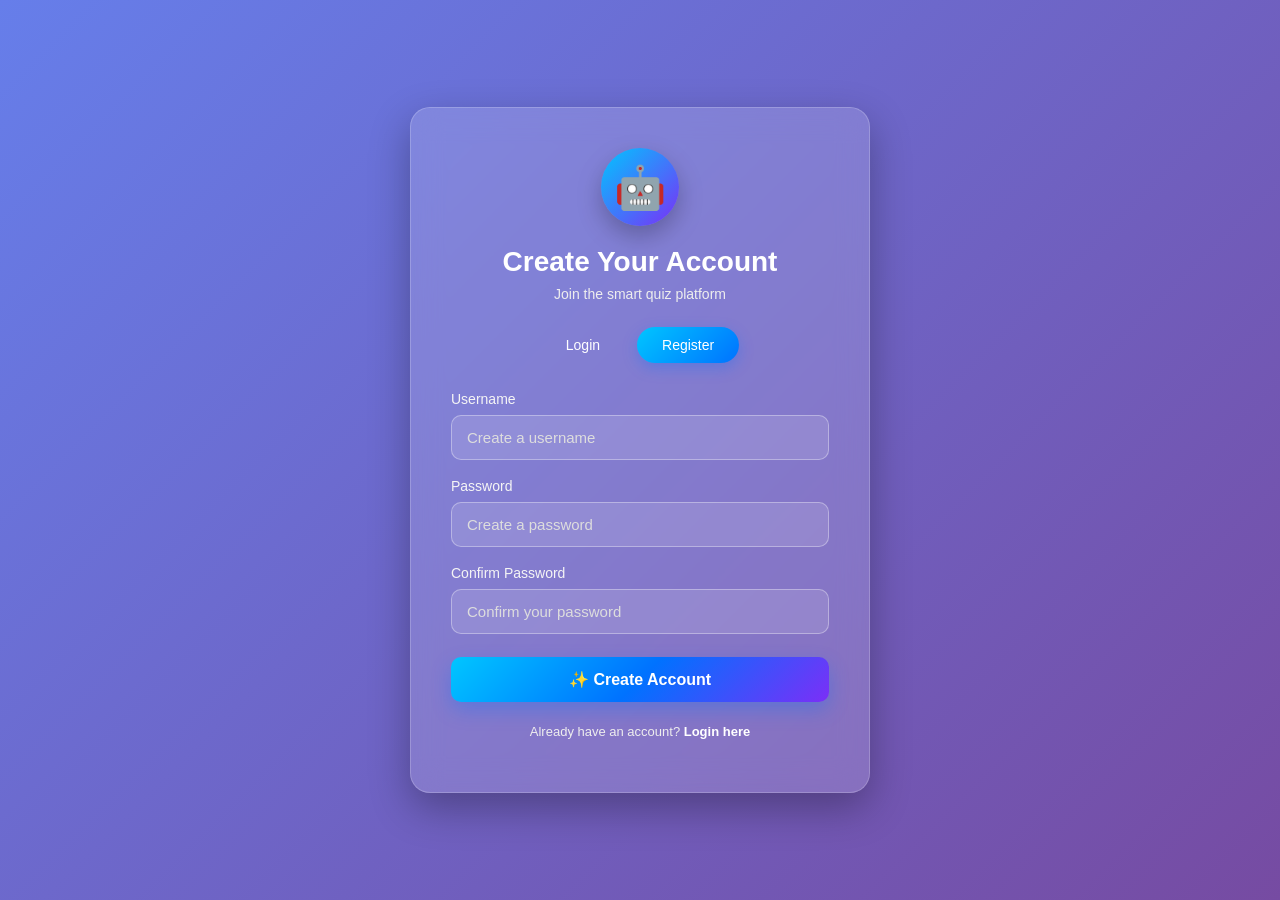
<file: frontend/index.html>
<!DOCTYPE html>
<html lang="en">

<head>

    <meta charset="UTF-8">

    <meta
        name="viewport"
        content="width=device-width, initial-scale=1.0"
    >

    <title>AI-Powered Quiz Generator</title>

    <link rel="stylesheet" href="style.css">

    <style>

        /* ==========================================
           PROFESSIONAL REGISTER PAGE
           ========================================== */

        .register-box {
            max-width: 460px;
            position: relative;
            overflow: hidden;
        }


        /* ==========================================
           TOP AI ICON
           ========================================== */

        .register-icon {

            width: 78px;
            height: 78px;

            margin: 0 auto 18px;

            border-radius: 50%;

            background: linear-gradient(
                135deg,
                #00c6ff,
                #7b2ff7
            );

            display: flex;

            align-items: center;
            justify-content: center;

            font-size: 42px;

            box-shadow:
                0 10px 25px
                rgba(0, 0, 0, 0.25);

            animation:
                registerFloat
                3s ease-in-out infinite;
        }


        @keyframes registerFloat {

            0% {
                transform: translateY(0);
            }

            50% {
                transform: translateY(-5px);
            }

            100% {
                transform: translateY(0);
            }

        }


        /* ==========================================
           TITLE
           ========================================== */

        .register-box h1 {

            margin-bottom: 5px;

        }


        .register-subtitle {

            margin-top: 0;

            margin-bottom: 25px;

            color: #eeeeee;

            font-size: 14px;

        }


        /* ==========================================
           TABS
           ========================================== */

        .register-tabs {

            display: flex;

            justify-content: center;

            gap: 12px;

            margin-bottom: 28px;

        }


        .register-tabs a,
        .register-tabs .active {

            padding: 10px 25px;

            border-radius: 25px;

            text-decoration: none;

            color: white;

            font-size: 14px;

            transition: 0.3s;

        }


        .register-tabs .active {

            background: linear-gradient(
                135deg,
                #00c6ff,
                #0072ff
            );

            box-shadow:
                0 5px 15px
                rgba(0, 114, 255, 0.3);

        }


        .register-tabs a:hover {

            background:
                rgba(255, 255, 255, 0.15);

        }


        /* ==========================================
           INPUTS
           ========================================== */

        .register-box .form-group {

            margin-bottom: 18px;

        }


        .register-box .form-group input {

            background:
                rgba(255, 255, 255, 0.12);

            border:
                1px solid
                rgba(255, 255, 255, 0.35);

            transition: 0.3s;

        }


        .register-box .form-group input:focus {

            border-color: #00c6ff;

            box-shadow:
                0 0 12px
                rgba(0, 198, 255, 0.35);

        }


        /* ==========================================
           REGISTER BUTTON
           ========================================== */

        #registerBtn {

            background: linear-gradient(
                135deg,
                #00c6ff,
                #0072ff,
                #7b2ff7
            );

            box-shadow:
                0 8px 20px
                rgba(0, 114, 255, 0.3);

            transition: 0.3s;

        }


        #registerBtn:hover {

            transform: translateY(-3px);

            box-shadow:
                0 12px 25px
                rgba(0, 114, 255, 0.45);

        }


        /* ==========================================
           PROFESSIONAL MESSAGE
           ========================================== */

        .register-message {

            display: none;

            margin-top: 18px;

            padding: 12px 15px;

            border-radius: 10px;

            font-size: 14px;

            font-weight: 600;

            text-align: center;

            animation:
                registerMessageAppear
                0.3s ease;

        }


        @keyframes registerMessageAppear {

            from {

                opacity: 0;

                transform:
                    translateY(-5px);

            }

            to {

                opacity: 1;

                transform:
                    translateY(0);

            }

        }


        .register-message.success {

            display: block;

            background:
                rgba(46, 204, 113, 0.18);

            border:
                1px solid
                rgba(46, 204, 113, 0.45);

            color: #8cffb0;

        }


        .register-message.error {

            display: block;

            background:
                rgba(255, 82, 82, 0.18);

            border:
                1px solid
                rgba(255, 82, 82, 0.45);

            color: #ffaaaa;

        }


        /* ==========================================
           FOOTER
           ========================================== */

        .register-footer {

            margin-top: 22px;

            color: #eeeeee;

            font-size: 13px;

        }


        .register-footer a {

            color: white;

            font-weight: bold;

            text-decoration: none;

        }


        .register-footer a:hover {

            text-decoration: underline;

        }

    </style>

</head>


<body>


    <div class="auth-container">


        <div class="auth-box register-box">


            <!-- ==================================
                 AI ICON
                 ================================== -->

            <div class="register-icon">
                🤖
            </div>


            <!-- ==================================
                 TITLE
                 ================================== -->

            <h1>
                Create Your Account
            </h1>


            <p class="register-subtitle">
                Join the smart quiz platform
            </p>


            <!-- ==================================
                 LOGIN / REGISTER TABS
                 ================================== -->

            <div class="register-tabs">

                <a href="login.html">
                    Login
                </a>

                <span class="active">
                    Register
                </span>

            </div>


            <!-- ==================================
                 USERNAME
                 ================================== -->

            <div class="form-group">

                <label for="name">
                    Username
                </label>

                <input
                    type="text"
                    id="name"
                    placeholder="Create a username"
                    autocomplete="username"
                >

            </div>


            <!-- ==================================
                 PASSWORD
                 ================================== -->

            <div class="form-group">

                <label for="password">
                    Password
                </label>

                <input
                    type="password"
                    id="password"
                    placeholder="Create a password"
                    autocomplete="new-password"
                >

            </div>


            <!-- ==================================
                 CONFIRM PASSWORD
                 ================================== -->

            <div class="form-group">

                <label for="confirmPassword">
                    Confirm Password
                </label>

                <input
                    type="password"
                    id="confirmPassword"
                    placeholder="Confirm your password"
                    autocomplete="new-password"
                >

            </div>


            <!-- ==================================
                 REGISTER BUTTON
                 ================================== -->

            <button id="registerBtn">
                ✨ Create Account
            </button>


            <!-- ==================================
                 PROFESSIONAL MESSAGE
                 ================================== -->

            <div
                id="registerMessage"
                class="register-message"
            ></div>


            <!-- ==================================
                 LOGIN LINK
                 ================================== -->

            <p class="register-footer">

                Already have an account?

                <a href="login.html">
                    Login here
                </a>

            </p>


        </div>


    </div>


    <!-- ==========================================
         REGISTRATION FUNCTIONALITY
         ========================================== -->

    <script>

        const registerButton =
            document.getElementById(
                "registerBtn"
            );


        const messageElement =
            document.getElementById(
                "registerMessage"
            );


        /* ==========================================
           SHOW MESSAGE
           ========================================== */

        function showMessage(
            message,
            type
        ) {

            messageElement.textContent =
                message;

            messageElement.className =
                "register-message " + type;

        }


        /* ==========================================
           REGISTER BUTTON
           ========================================== */

        registerButton.addEventListener(
            "click",
            async function () {


                const name =
                    document
                        .getElementById("name")
                        .value
                        .trim();


                const password =
                    document
                        .getElementById("password")
                        .value;


                const confirmPassword =
                    document
                        .getElementById(
                            "confirmPassword"
                        )
                        .value;


                /* =================================
                   EMPTY FIELD CHECK
                   ================================= */

                if (
                    !name ||
                    !password ||
                    !confirmPassword
                ) {

                    showMessage(
                        "Please fill all fields.",
                        "error"
                    );

                    return;

                }


                /* =================================
                   PASSWORD MATCH CHECK
                   ================================= */

                if (
                    password !==
                    confirmPassword
                ) {

                    showMessage(
                        "Passwords do not match.",
                        "error"
                    );

                    return;

                }


                /* =================================
                   BUTTON STATE
                   ================================= */

                registerButton.disabled =
                    true;

                registerButton.textContent =
                    "🔄 Creating account...";


                try {


                    /* =============================
                       SEND DATA TO FASTAPI
                       ============================= */

                    const response =
                        await fetch(
                            "http://127.0.0.1:8000/register",
                            {

                                method: "POST",

                                headers: {

                                    "Content-Type":
                                        "application/json"

                                },

                                body:
                                    JSON.stringify({

                                        student_name:
                                            name,

                                        password:
                                            password,

                                        confirm_password:
                                            confirmPassword

                                    })

                            }
                        );


                    const result =
                        await response.json();


                    /* =================================
                       REGISTRATION SUCCESS
                       ================================= */

                    if (result.success) {


                        showMessage(
                            "Registration successful! Redirecting to login...",
                            "success"
                        );


                        /*
                         * Redirect after a short delay
                         * so the user can see the message.
                         */

                        setTimeout(
                            function () {

                                window.location.href =
                                    "login.html";

                            },
                            1000
                        );


                    } else {


                        /* =============================
                           REGISTRATION ERROR
                           ============================= */

                        showMessage(
                            result.message,
                            "error"
                        );


                        registerButton.disabled =
                            false;

                        registerButton.textContent =
                            "✨ Create Account";

                    }


                } catch (error) {


                    console.error(
                        error
                    );


                    showMessage(
                        "Unable to connect to the server.",
                        "error"
                    );


                    registerButton.disabled =
                        false;

                    registerButton.textContent =
                        "✨ Create Account";

                }

            }
        );

    </script>


</body>

</html>
</file>
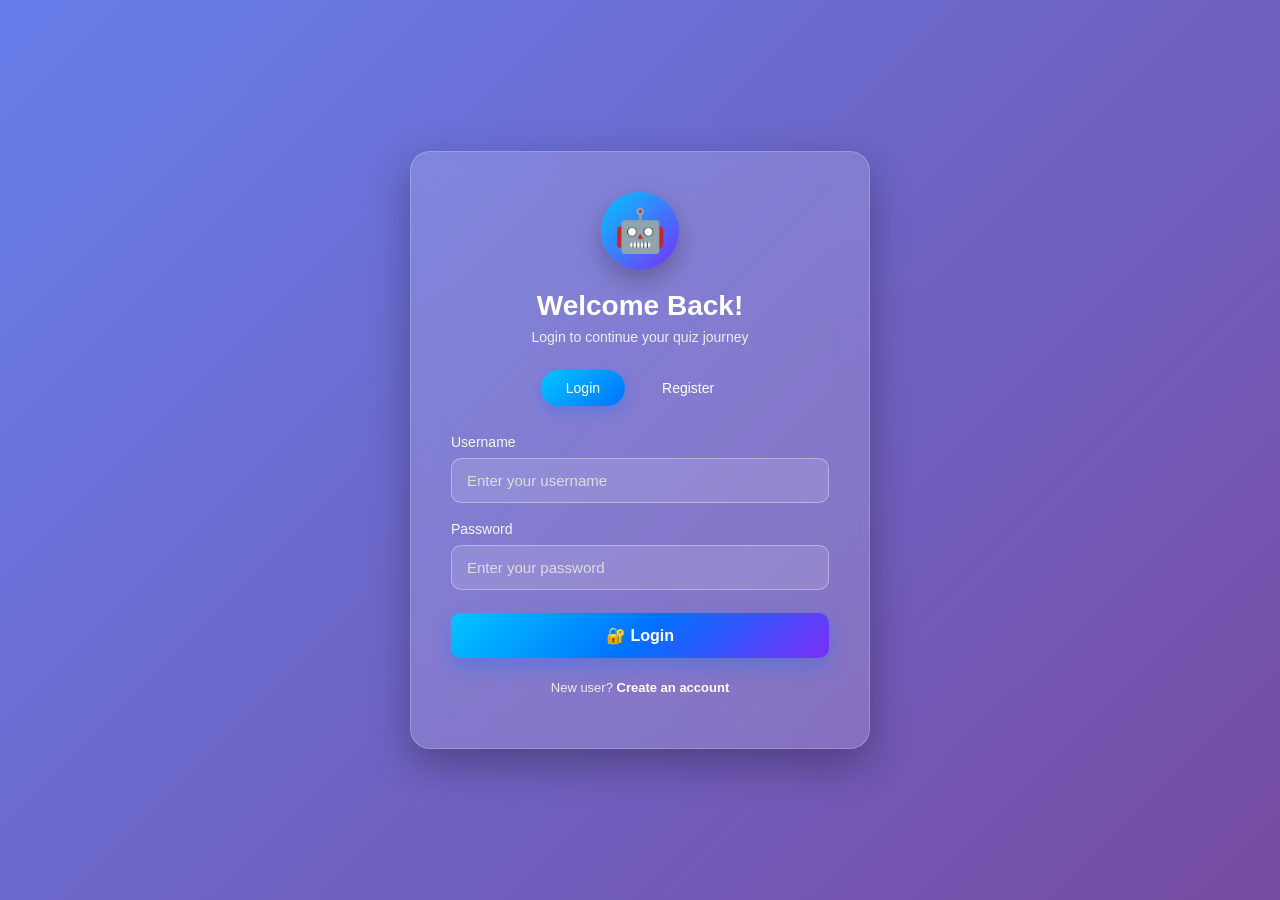
<file: frontend/home.html>
<!DOCTYPE html>
<html lang="en">

<head>

    <meta charset="UTF-8">

    <meta
        name="viewport"
        content="width=device-width, initial-scale=1.0"
    >

    <title>AI-Powered Quiz Generator</title>

    <link rel="stylesheet" href="style.css">

    <style>

        /* ==========================================
           HOME PAGE
           ========================================== */

        .home-box {
            max-width: 500px;
        }

        /* ==========================================
           AI ROBOT
           ========================================== */

        .robot-container {
            display: flex;
            justify-content: center;
            align-items: center;

            margin-bottom: 10px;
        }

        .robot {
            width: 115px;
            height: 115px;

            border-radius: 50%;

            background: linear-gradient(
                135deg,
                #ffffff,
                #dbeafe
            );

            display: flex;
            justify-content: center;
            align-items: center;

            font-size: 65px;

            box-shadow:
                0 10px 30px rgba(0, 0, 0, 0.25);

            border: 4px solid
                rgba(255, 255, 255, 0.7);

            animation: robotFloat 3s ease-in-out infinite;
        }

        @keyframes robotFloat {

            0% {
                transform: translateY(0);
            }

            50% {
                transform: translateY(-6px);
            }

            100% {
                transform: translateY(0);
            }

        }


        /* ==========================================
           WELCOME
           ========================================== */

        #welcomeMessage {

            margin-top: 15px;

            margin-bottom: 12px;

            font-size: 25px;

        }

        .home-description {

            color: #eeeeee;

            line-height: 1.6;

            font-size: 14px;

            margin-bottom: 30px;

        }


        /* ==========================================
           HOME BUTTONS
           ========================================== */

        .home-button {

            width: 100%;

            padding: 14px;

            margin-bottom: 15px;

            border: none;

            border-radius: 12px;

            color: white;

            font-size: 16px;

            font-weight: bold;

            cursor: pointer;

            transition: all 0.3s ease;

        }


        .start-button {

            background: linear-gradient(
                135deg,
                #ff6a88,
                #ff8e53
            );

            box-shadow:
                0 8px 20px
                rgba(255, 106, 136, 0.3);

        }


        .history-button {

            background: linear-gradient(
                135deg,
                #00c6ff,
                #0072ff
            );

            box-shadow:
                0 8px 20px
                rgba(0, 114, 255, 0.3);

        }


        .home-button:hover {

            transform: translateY(-3px);

            box-shadow:
                0 12px 25px
                rgba(0, 0, 0, 0.25);

        }


        /* ==========================================
           HISTORY
           ========================================== */

        #historySection {

            margin-top: 30px;

        }

        .history-title {

            font-size: 22px;

            margin-bottom: 18px;

        }

        .history-card {

            background:
                rgba(255, 255, 255, 0.15);

            border:
                1px solid
                rgba(255, 255, 255, 0.25);

            border-radius: 14px;

            padding: 18px;

            margin-bottom: 12px;

            text-align: left;

            box-shadow:
                0 6px 18px
                rgba(0, 0, 0, 0.2);

        }

        .history-card strong {

            font-size: 17px;

        }

        .history-card p {

            margin: 7px 0;

            font-size: 14px;

            color: #eeeeee;

        }

        .pass-result {

            color: #7cff9b;

            font-weight: bold;

        }

        .fail-result {

            color: #ff8585;

            font-weight: bold;

        }


        /* ==========================================
           LOGOUT
           ========================================== */

        .logout-link {

            display: inline-block;

            margin-top: 12px;

            padding: 8px 18px;

            border-radius: 20px;

            color: white;

            text-decoration: none;

            background:
                rgba(255, 255, 255, 0.12);

            transition: 0.3s;

        }

        .logout-link:hover {

            background:
                rgba(255, 255, 255, 0.25);

        }

    </style>

</head>


<body>


    <div class="auth-container">

        <div class="auth-box home-box">


            <!-- ==================================
                 AI ROBOT
                 ================================== -->

            <div class="robot-container">

                <div class="robot">
                    🤖
                </div>

            </div>


            <!-- ==================================
                 PROJECT TITLE
                 ================================== -->

            <h1>
                AI-Powered Quiz Generator
            </h1>


            <p class="tagline">
                Smart Quiz Platform
            </p>


            <!-- ==================================
                 WELCOME MESSAGE
                 ================================== -->

            <h2 id="welcomeMessage">
                Welcome!
            </h2>


            <p class="home-description">

                Test and improve your Computer Science
                knowledge with interactive
                AI-powered quizzes.

            </p>


            <!-- ==================================
                 START TEST
                 ================================== -->

            <button
                id="startTestBtn"
                class="home-button start-button"
            >

                🚀 Start Test

            </button>


            <!-- ==================================
                 HISTORY
                 ================================== -->

            <button
                id="historyBtn"
                class="home-button history-button"
            >

                📊 View Test History

            </button>


            <!-- History appears here -->

            <div id="historySection"></div>


            <!-- ==================================
                 LOGOUT
                 ================================== -->

            <p class="account-text">

                <a
                    href="#"
                    id="logoutBtn"
                    class="logout-link"
                >

                    🚪 Logout

                </a>

            </p>


        </div>

    </div>


    <script>


        // ==========================================
        // GET LOGGED-IN USER
        // ==========================================

        const studentName =
            localStorage.getItem(
                "student_name"
            );


        // ==========================================
        // CHECK LOGIN
        // ==========================================

        if (!studentName) {

            window.location.href =
                "login.html";

        } else {

            document
                .getElementById(
                    "welcomeMessage"
                )
                .textContent =
                "Welcome, " + studentName + "!";

        }


        // ==========================================
        // START TEST
        // ==========================================

        document
            .getElementById(
                "startTestBtn"
            )
            .addEventListener(
                "click",
                function () {

                    window.location.href =
                        "quiz.html";

                }
            );


        // ==========================================
        // VIEW TEST HISTORY
        // ==========================================

        document
            .getElementById(
                "historyBtn"
            )
            .addEventListener(
                "click",
                async function () {

                    try {

                        const response =
                            await fetch(
                                "http://127.0.0.1:8000/history/"
                                +
                                encodeURIComponent(
                                    studentName
                                )
                            );


                        if (!response.ok) {

                            throw new Error(
                                "Unable to load history."
                            );

                        }


                        const history =
                            await response.json();


                        const historySection =
                            document.getElementById(
                                "historySection"
                            );


                        historySection.innerHTML =
                            "";


                        const heading =
                            document.createElement(
                                "h3"
                            );


                        heading.textContent =
                            "📚 Test History";


                        heading.className =
                            "history-title";


                        historySection.appendChild(
                            heading
                        );


                        if (
                            history.length === 0
                        ) {

                            const message =
                                document.createElement(
                                    "p"
                                );


                            message.textContent =
                                "No test history found.";


                            message.style.color =
                                "#eeeeee";


                            historySection.appendChild(
                                message
                            );


                            return;

                        }


                        // Display every test

                        history.forEach(
                            function (
                                item,
                                index
                            ) {

                                const resultBox =
                                    document.createElement(
                                        "div"
                                    );


                                resultBox.className =
                                    "history-card";


                                const resultClass =
                                    item.result === "PASS"
                                        ? "pass-result"
                                        : "fail-result";


                                resultBox.innerHTML =

                                    `
                                    <strong>
                                        📝 Test Attempt ${index + 1}
                                    </strong>

                                    <p>
                                        🎯 Score:
                                        ${item.score}/${item.total_questions}
                                    </p>

                                    <p>
                                        📌 Result:
                                        <span class="${resultClass}">
                                            ${item.result}
                                        </span>
                                    </p>

                                    <p>
                                        🕒 Date:
                                        ${item.date_time}
                                    </p>
                                    `;


                                historySection.appendChild(
                                    resultBox
                                );

                            }
                        );


                    } catch (error) {

                        console.error(
                            error
                        );


                        alert(
                            "Unable to load test history."
                        );

                    }

                }
            );


        // ==========================================
        // LOGOUT
        // ==========================================

        document
            .getElementById(
                "logoutBtn"
            )
            .addEventListener(
                "click",
                function (event) {

                    event.preventDefault();


                    localStorage.removeItem(
                        "student_name"
                    );


                    window.location.href =
                        "login.html";

                }
            );

    </script>


</body>

</html>
</file>
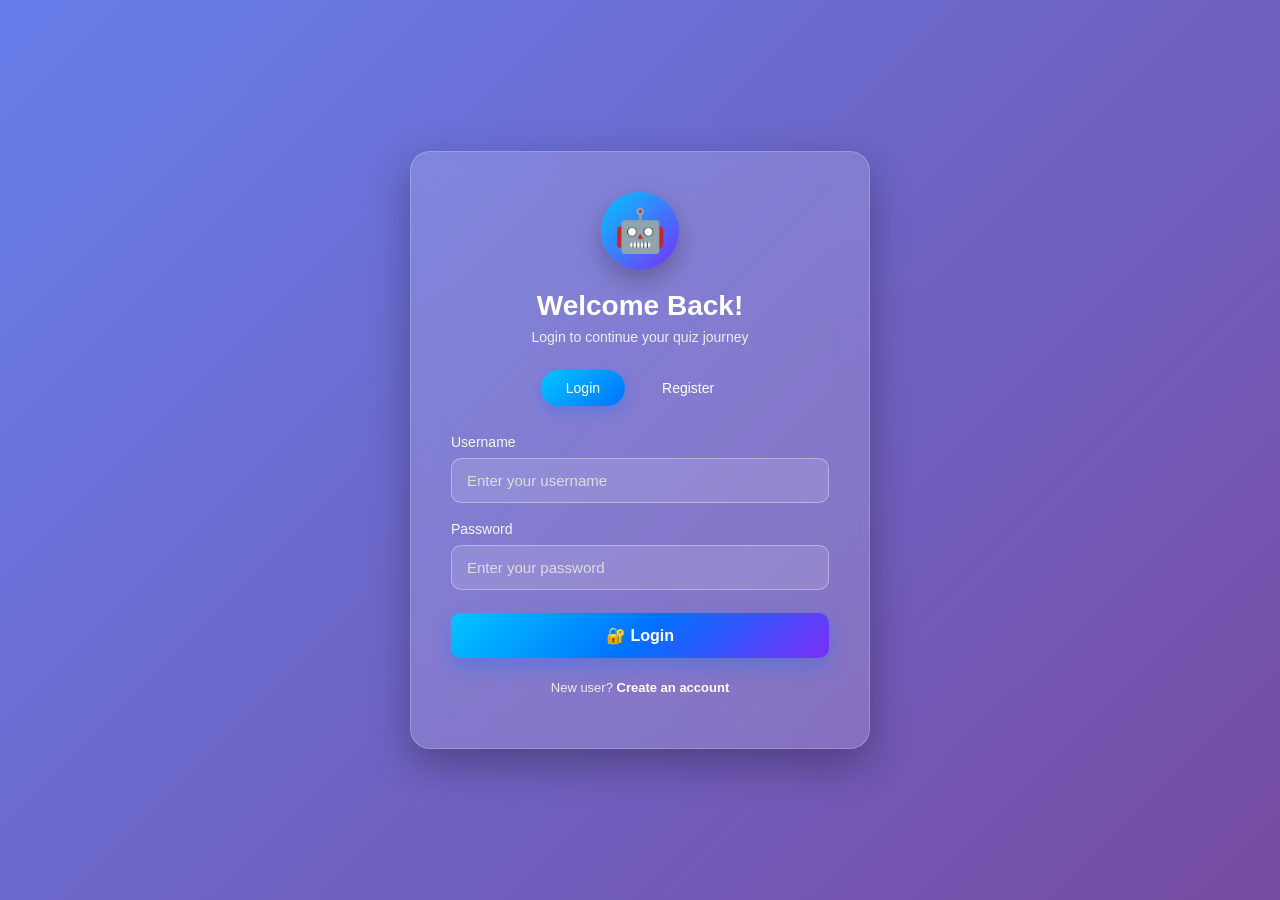
<file: frontend/login.html>
<!DOCTYPE html>
<html lang="en">

<head>

    <meta charset="UTF-8">

    <meta
        name="viewport"
        content="width=device-width, initial-scale=1.0"
    >

    <title>AI-Powered Quiz Generator</title>

    <link rel="stylesheet" href="style.css">

    <style>

        /* ==========================================
           PROFESSIONAL LOGIN PAGE
           ========================================== */

        .login-box {
            max-width: 460px;
            position: relative;
            overflow: hidden;
        }


        /* ==========================================
           TOP AI ICON
           ========================================== */

        .login-icon {
            width: 78px;
            height: 78px;

            margin: 0 auto 18px;

            border-radius: 50%;

            background: linear-gradient(
                135deg,
                #00c6ff,
                #7b2ff7
            );

            display: flex;
            align-items: center;
            justify-content: center;

            font-size: 42px;

            box-shadow:
                0 10px 25px
                rgba(0, 0, 0, 0.25);

            animation: loginFloat 3s ease-in-out infinite;
        }


        @keyframes loginFloat {

            0% {
                transform: translateY(0);
            }

            50% {
                transform: translateY(-5px);
            }

            100% {
                transform: translateY(0);
            }

        }


        /* ==========================================
           TITLE
           ========================================== */

        .login-box h1 {
            margin-bottom: 5px;
        }


        .login-subtitle {
            margin-top: 0;
            margin-bottom: 25px;

            color: #eeeeee;

            font-size: 14px;
        }


        /* ==========================================
           TABS
           ========================================== */

        .login-tabs {
            display: flex;

            justify-content: center;

            gap: 12px;

            margin-bottom: 28px;
        }


        .login-tabs a,
        .login-tabs .active {

            padding: 10px 25px;

            border-radius: 25px;

            text-decoration: none;

            color: white;

            font-size: 14px;

            transition: 0.3s;

        }


        .login-tabs .active {

            background: linear-gradient(
                135deg,
                #00c6ff,
                #0072ff
            );

            box-shadow:
                0 5px 15px
                rgba(0, 114, 255, 0.3);

        }


        .login-tabs a:hover {

            background:
                rgba(255, 255, 255, 0.15);

        }


        /* ==========================================
           INPUTS
           ========================================== */

        .login-box .form-group {

            margin-bottom: 18px;

        }


        .login-box .form-group input {

            background:
                rgba(255, 255, 255, 0.12);

            border:
                1px solid
                rgba(255, 255, 255, 0.35);

            transition: 0.3s;

        }


        .login-box .form-group input:focus {

            border-color: #00c6ff;

            box-shadow:
                0 0 12px
                rgba(0, 198, 255, 0.35);

        }


        /* ==========================================
           LOGIN BUTTON
           ========================================== */

        #loginBtn {

            background: linear-gradient(
                135deg,
                #00c6ff,
                #0072ff,
                #7b2ff7
            );

            box-shadow:
                0 8px 20px
                rgba(0, 114, 255, 0.3);

            transition: 0.3s;

        }


        #loginBtn:hover {

            transform: translateY(-3px);

            box-shadow:
                0 12px 25px
                rgba(0, 114, 255, 0.45);

        }


        /* ==========================================
           PROFESSIONAL MESSAGE
           ========================================== */

        .login-message {

            display: none;

            margin-top: 18px;

            padding: 12px 15px;

            border-radius: 10px;

            font-size: 14px;

            font-weight: 600;

            text-align: center;

            animation: messageAppear 0.3s ease;

        }


        @keyframes messageAppear {

            from {

                opacity: 0;

                transform: translateY(-5px);

            }

            to {

                opacity: 1;

                transform: translateY(0);

            }

        }


        .login-message.success {

            display: block;

            background:
                rgba(46, 204, 113, 0.18);

            border:
                1px solid
                rgba(46, 204, 113, 0.45);

            color: #8cffb0;

        }


        .login-message.error {

            display: block;

            background:
                rgba(255, 82, 82, 0.18);

            border:
                1px solid
                rgba(255, 82, 82, 0.45);

            color: #ffaaaa;

        }


        /* ==========================================
           FOOTER TEXT
           ========================================== */

        .login-footer {

            margin-top: 22px;

            color: #eeeeee;

            font-size: 13px;

        }


        .login-footer a {

            color: white;

            font-weight: bold;

            text-decoration: none;

        }


        .login-footer a:hover {

            text-decoration: underline;

        }

    </style>

</head>


<body>


    <div class="auth-container">


        <div class="auth-box login-box">


            <!-- ==================================
                 AI ICON
                 ================================== -->

            <div class="login-icon">
                🤖
            </div>


            <!-- ==================================
                 TITLE
                 ================================== -->

            <h1>
                Welcome Back!
            </h1>


            <p class="login-subtitle">
                Login to continue your quiz journey
            </p>


            <!-- ==================================
                 LOGIN / REGISTER TABS
                 ================================== -->

            <div class="login-tabs">

                <span class="active">
                    Login
                </span>

                <a href="index.html">
                    Register
                </a>

            </div>


            <!-- ==================================
                 USERNAME
                 ================================== -->

            <div class="form-group">

                <label for="name">
                    Username
                </label>

                <input
                    type="text"
                    id="name"
                    placeholder="Enter your username"
                    autocomplete="username"
                >

            </div>


            <!-- ==================================
                 PASSWORD
                 ================================== -->

            <div class="form-group">

                <label for="password">
                    Password
                </label>

                <input
                    type="password"
                    id="password"
                    placeholder="Enter your password"
                    autocomplete="current-password"
                >

            </div>


            <!-- ==================================
                 LOGIN BUTTON
                 ================================== -->

            <button id="loginBtn">
                🔐 Login
            </button>


            <!-- ==================================
                 PROFESSIONAL MESSAGE
                 ================================== -->

            <div
                id="loginMessage"
                class="login-message"
            ></div>


            <!-- ==================================
                 REGISTER LINK
                 ================================== -->

            <p class="login-footer">

                New user?

                <a href="index.html">
                    Create an account
                </a>

            </p>


        </div>


    </div>


    <!-- ==========================================
         LOGIN FUNCTIONALITY
         ========================================== -->

    <script>

        const loginButton =
            document.getElementById(
                "loginBtn"
            );


        const messageElement =
            document.getElementById(
                "loginMessage"
            );


        function showMessage(
            message,
            type
        ) {

            messageElement.textContent =
                message;

            messageElement.className =
                "login-message " + type;

        }


        loginButton.addEventListener(
            "click",
            async function () {


                const name =
                    document
                        .getElementById("name")
                        .value
                        .trim();


                const password =
                    document
                        .getElementById("password")
                        .value;


                /* =================================
                   EMPTY FIELD CHECK
                   ================================= */

                if (!name || !password) {

                    showMessage(
                        "Please enter username and password.",
                        "error"
                    );

                    return;

                }


                /* =================================
                   LOGIN BUTTON STATE
                   ================================= */

                loginButton.disabled =
                    true;

                loginButton.textContent =
                    "🔄 Logging in...";


                try {


                    const response =
                        await fetch(
                            "http://127.0.0.1:8000/login",
                            {

                                method: "POST",

                                headers: {

                                    "Content-Type":
                                        "application/json"

                                },

                                body:
                                    JSON.stringify({

                                        student_name:
                                            name,

                                        password:
                                            password

                                    })

                            }
                        );


                    const result =
                        await response.json();


                    /* =================================
                       SUCCESS
                       ================================= */

                    if (result.success) {


                        showMessage(
                            "Login successful! Redirecting...",
                            "success"
                        );


                        /*
                         * Save logged-in username.
                         * Used for test results and history.
                         */

                        localStorage.setItem(
                            "student_name",
                            result.student_name
                        );


                        /*
                         * Give the user a moment
                         * to see the success message.
                         */

                        setTimeout(
                            function () {

                                window.location.href =
                                    "home.html";

                            },
                            700
                        );


                    } else {


                        /* =============================
                           LOGIN ERROR
                           ============================= */

                        showMessage(
                            result.message,
                            "error"
                        );


                        loginButton.disabled =
                            false;

                        loginButton.textContent =
                            "🔐 Login";

                    }


                } catch (error) {


                    console.error(
                        error
                    );


                    showMessage(
                        "Unable to connect to the server.",
                        "error"
                    );


                    loginButton.disabled =
                        false;

                    loginButton.textContent =
                        "🔐 Login";

                }

            }
        );

    </script>


</body>

</html>
</file>
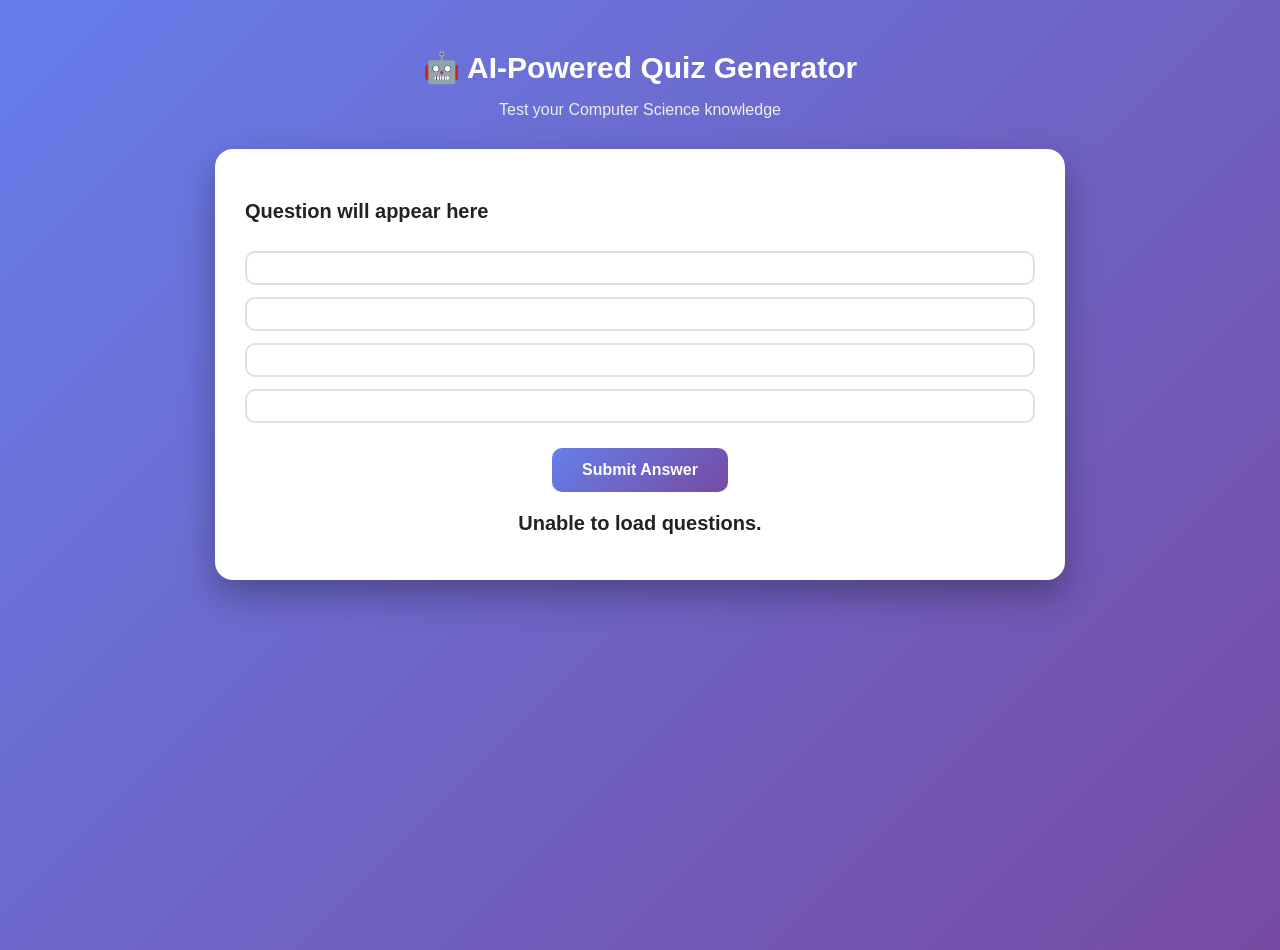
<file: frontend/quiz.html>
<!DOCTYPE html>
<html lang="en">

<head>
    <meta charset="UTF-8">
    <meta name="viewport" content="width=device-width, initial-scale=1.0">

    <title>AI-Powered Quiz Generator</title>

    <link rel="stylesheet" href="style.css">
</head>

<body>

    <div class="container">

        <h1>🤖 AI-Powered Quiz Generator</h1>

        <p class="subtitle">
            Test your Computer Science knowledge
        </p>

        <div class="quiz-box">

            <h2 id="question">
                Question will appear here
            </h2>

            <div class="options">

                <button class="option" id="optionA"></button>

                <button class="option" id="optionB"></button>

                <button class="option" id="optionC"></button>

                <button class="option" id="optionD"></button>

            </div>

            <button id="submitBtn">
                Submit Answer
            </button>

            <div id="result"></div>

            <div id="explanation"></div>

        </div>

    </div>

    <script src="script.js"></script>

</body>

</html>
</file>
<file: frontend/style.css>
/* ==========================================
   GLOBAL
   ========================================== */

* {
    box-sizing: border-box;
}

body {
    margin: 0;
    font-family: Arial, sans-serif;
    background: linear-gradient(
        135deg,
        #667eea,
        #764ba2
    );
    color: white;
    min-height: 100vh;
}


/* ==========================================
   LOGIN / REGISTER / HOME
   ========================================== */

.auth-container {
    min-height: 100vh;

    display: flex;
    justify-content: center;
    align-items: center;

    padding: 20px;
}

.auth-box {
    width: 100%;
    max-width: 450px;

    background: rgba(255, 255, 255, 0.15);

    backdrop-filter: blur(15px);

    padding: 40px;

    border-radius: 20px;

    text-align: center;

    box-shadow:
        0 15px 40px rgba(0, 0, 0, 0.3);

    border: 1px solid rgba(255, 255, 255, 0.2);
}

.auth-box h1 {
    margin: 0;

    font-size: 28px;

    line-height: 1.3;
}

.tagline {
    margin-top: 8px;

    margin-bottom: 30px;

    color: #eeeeee;

    font-size: 14px;
}


/* ==========================================
   LOGIN / REGISTER TABS
   ========================================== */

.auth-tabs {
    display: flex;

    justify-content: center;

    gap: 10px;

    margin-bottom: 30px;
}

.auth-tabs a,
.auth-tabs .active {
    padding: 10px 28px;

    border-radius: 25px;

    text-decoration: none;

    color: white;

    font-size: 14px;
}

.auth-tabs .active {
    background: rgba(255, 255, 255, 0.25);
}

.auth-tabs a:hover {
    background: rgba(255, 255, 255, 0.15);
}


/* ==========================================
   FORM
   ========================================== */

.form-group {
    text-align: left;

    margin-bottom: 20px;
}

.form-group label {
    display: block;

    margin-bottom: 8px;

    font-size: 14px;

    color: #f5f5f5;
}

.form-group input {
    width: 100%;

    padding: 13px 15px;

    border: 1px solid
        rgba(255, 255, 255, 0.3);

    border-radius: 10px;

    background: rgba(0, 0, 0, 0.2);

    color: white;

    font-size: 15px;

    outline: none;
}

.form-group input::placeholder {
    color: #dddddd;
}

.form-group input:focus {
    border-color: white;

    box-shadow:
        0 0 8px rgba(255, 255, 255, 0.3);
}


/* ==========================================
   LOGIN / REGISTER BUTTONS
   ========================================== */

#registerBtn,
#loginBtn {
    width: 100%;

    padding: 13px;

    margin-top: 5px;

    border: none;

    border-radius: 10px;

    background: linear-gradient(
        135deg,
        #00c6ff,
        #0072ff
    );

    color: white;

    font-size: 16px;

    font-weight: bold;

    cursor: pointer;

    transition: 0.3s;
}

#registerBtn:hover,
#loginBtn:hover {
    transform: translateY(-2px);

    box-shadow:
        0 8px 20px rgba(0, 114, 255, 0.4);
}


/* ==========================================
   ACCOUNT TEXT
   ========================================== */

.account-text {
    margin-top: 22px;

    font-size: 13px;

    color: #eeeeee;
}

.account-text a {
    color: white;

    font-weight: bold;

    text-decoration: none;
}

.account-text a:hover {
    text-decoration: underline;
}


/* ==========================================
   QUIZ PAGE
   ========================================== */

.container {
    width: 90%;

    max-width: 850px;

    margin: 50px auto;

    text-align: center;
}

.container h1 {
    margin-bottom: 10px;

    font-size: 30px;
}

.subtitle {
    color: #eeeeee;
}


/* ==========================================
   QUIZ BOX
   ========================================== */

.quiz-box {
    background: white;

    color: #222;

    padding: 30px;

    margin-top: 30px;

    border-radius: 18px;

    box-shadow:
        0 15px 35px rgba(0, 0, 0, 0.3);
}


/* ==========================================
   QUESTION
   ========================================== */

#question {
    text-align: left;

    margin-bottom: 25px;

    font-size: 20px;

    line-height: 1.5;
}


/* ==========================================
   OPTIONS
   ========================================== */

.options {
    display: flex;

    flex-direction: column;

    gap: 12px;
}

.option {
    padding: 15px;

    border: 2px solid #e0e0e0;

    border-radius: 10px;

    background: white;

    cursor: pointer;

    text-align: left;

    font-size: 16px;

    color: #222;

    transition: 0.2s;
}

.option:hover {
    background: #f0f4ff;

    border-color: #667eea;

    transform: translateX(3px);
}


/* ==========================================
   SUBMIT BUTTON
   ========================================== */

#submitBtn {
    margin-top: 25px;

    padding: 13px 30px;

    border: none;

    border-radius: 10px;

    background: linear-gradient(
        135deg,
        #667eea,
        #764ba2
    );

    color: white;

    cursor: pointer;

    font-size: 16px;

    font-weight: bold;
}

#submitBtn:hover {
    transform: translateY(-2px);
}


/* ==========================================
   RESULT
   ========================================== */

#result {
    margin-top: 20px;

    font-size: 20px;

    font-weight: bold;
}

#explanation {
    margin-top: 15px;

    color: #555;

    font-size: 16px;
}


/* ==========================================
   HISTORY
   ========================================== */

#historySection {
    margin-top: 25px;
}

#historySection h3 {
    font-size: 22px;

    margin-bottom: 15px;
}

#historySection > div {
    background: linear-gradient(
        135deg,
        #667eea,
        #764ba2
    ) !important;

    border-radius: 12px !important;

    box-shadow:
        0 8px 20px rgba(0, 0, 0, 0.25);
}


/* ==========================================
   RESPONSIVE DESIGN
   ========================================== */

@media (max-width: 600px) {

    .auth-box {
        padding: 28px 20px;
    }

    .auth-box h1 {
        font-size: 23px;
    }

    .container {
        width: 94%;

        margin: 25px auto;
    }

    .quiz-box {
        padding: 20px;
    }

    #question {
        font-size: 18px;
    }

    .option {
        font-size: 15px;
    }
}
</file>
